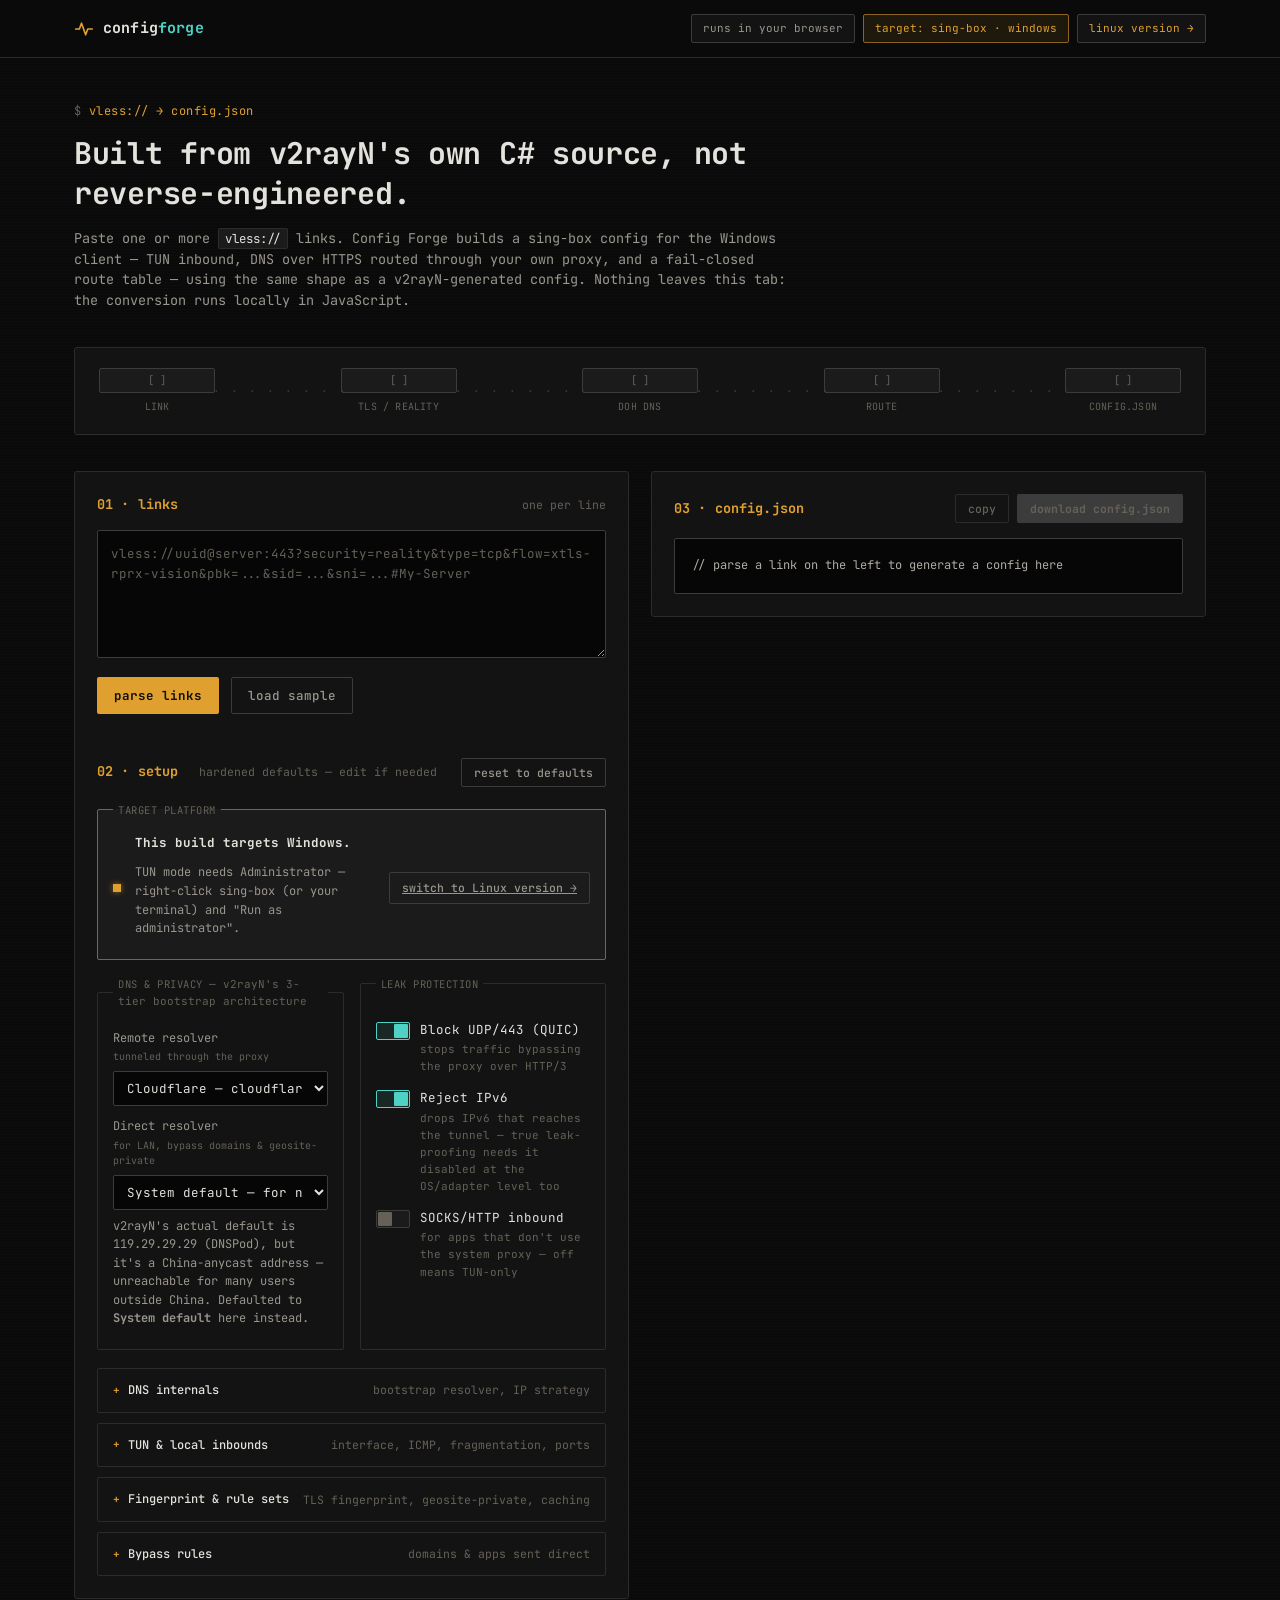
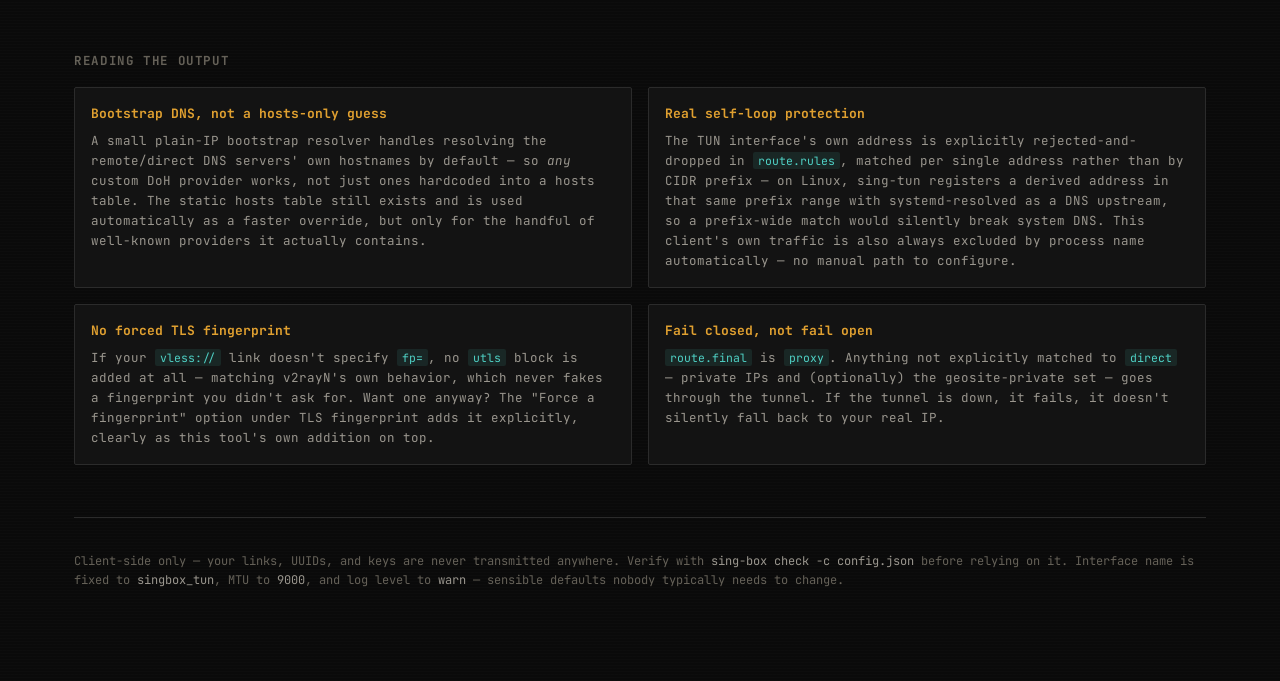
<file: index.html>
<!DOCTYPE html>
<html lang="en">
<head>
<meta charset="UTF-8">
<meta name="viewport" content="width=device-width, initial-scale=1.0">
<title>vless → sing-box · config forge (windows)</title>
<meta name="description" content="Convert vless:// links into sing-box client configs for Windows, generated with the same DNS/routing architecture as v2rayN's actual source code. Runs entirely in your browser — nothing is uploaded.">
<link rel="icon" href="data:image/svg+xml,<svg xmlns=%22http://www.w3.org/2000/svg%22 viewBox=%220 0 24 24%22><rect width=%2224%22 height=%2224%22 rx=%222%22 fill=%22%230a0a0a%22/><path d=%22M4 12h4l2-6 4 12 2-6h4%22 stroke=%22%23e0a030%22 stroke-width=%222%22 fill=%22none%22 stroke-linecap=%22round%22 stroke-linejoin=%22round%22/></svg>">
<link rel="preconnect" href="https://fonts.googleapis.com">
<link rel="preconnect" href="https://fonts.gstatic.com" crossorigin>
<link href="https://fonts.googleapis.com/css2?family=JetBrains+Mono:wght@400;500;600;700;800&display=swap" rel="stylesheet">
<link rel="stylesheet" href="style.css">
</head>
<body>

<header class="top">
  <div class="top-inner">
    <div class="brand">
      <span class="brand-mark" aria-hidden="true">
        <svg viewBox="0 0 24 24" width="20" height="20"><path d="M2 12h4.5l2.5-7 5 14 2.5-7H22" fill="none" stroke="currentColor" stroke-width="2" stroke-linecap="round" stroke-linejoin="round"/></svg>
      </span>
      <span class="brand-text">config<span class="brand-accent">forge</span></span>
    </div>
    <div class="top-meta">
      <span class="pill">runs in your browser</span>
      <span class="pill pill-target" id="platformPill">target: sing-box · windows</span>
      <a href="linux.html" class="pill pill-link">linux version →</a>
    </div>
  </div>
</header>

<main class="shell">

  <section class="intro">
    <p class="eyebrow">vless:// → config.json</p>
    <h1>Built from v2rayN's own C# source, not reverse-engineered.</h1>
    <p class="lede" id="ledeText">Paste one or more <code>vless://</code> links. This tool's DNS and routing generation is ported directly from v2rayN's actual <code>SingboxDnsService.cs</code> / <code>SingboxRoutingService.cs</code> source (bootstrap DNS resolver, TUN self-loop protection, automatic self-process exclusion, ICMP routing policy) rather than reverse-engineered from example exports. Nothing leaves this tab: the conversion runs locally in JavaScript.</p>
  </section>

  <!-- SIGNAL PATH — signature element -->
  <section class="signal-path" id="signalPath" aria-label="Connection path status">
    <div class="path-track">
      <div class="path-node" data-node="link" data-state="idle">
        <span class="node-box"></span>
        <span class="node-label">link</span>
      </div>
      <div class="path-wire" data-wire="1"><span class="wire-pulse"></span></div>
      <div class="path-node" data-node="tls" data-state="idle">
        <span class="node-box"></span>
        <span class="node-label">tls / reality</span>
      </div>
      <div class="path-wire" data-wire="2"><span class="wire-pulse"></span></div>
      <div class="path-node" data-node="dns" data-state="idle">
        <span class="node-box"></span>
        <span class="node-label">doh dns</span>
      </div>
      <div class="path-wire" data-wire="3"><span class="wire-pulse"></span></div>
      <div class="path-node" data-node="route" data-state="idle">
        <span class="node-box"></span>
        <span class="node-label">route</span>
      </div>
      <div class="path-wire" data-wire="4"><span class="wire-pulse"></span></div>
      <div class="path-node" data-node="out" data-state="idle">
        <span class="node-box"></span>
        <span class="node-label">config.json</span>
      </div>
    </div>
  </section>

  <div class="workspace">

    <!-- LEFT: INPUT + OPTIONS -->
    <section class="panel input-panel">

      <div class="panel-head">
        <h2>01 · links</h2>
        <span class="panel-sub">one per line</span>
      </div>

      <textarea id="vlessInput" class="link-input" rows="5" spellcheck="false"
        placeholder="vless://uuid@server:443?security=reality&type=tcp&flow=xtls-rprx-vision&pbk=...&sid=...&sni=...#My-Server"></textarea>

      <div class="input-row">
        <button id="parseBtn" class="btn btn-primary">parse links</button>
        <button id="sampleBtn" class="btn btn-ghost">load sample</button>
        <span id="parseStatus" class="parse-status"></span>
      </div>

      <div id="linkResults" class="link-results" aria-live="polite"></div>

      <div class="panel-head panel-head-spaced">
        <h2>02 · setup</h2>
        <div class="panel-head-actions">
          <span class="panel-sub">hardened defaults — edit if needed</span>
          <span id="settingsStatus" class="parse-status"></span>
          <button id="resetOptionsBtn" class="btn btn-ghost btn-sm" type="button">reset to defaults</button>
        </div>
      </div>

      <div class="options-grid">

        <fieldset class="opt-group opt-group-wide platform-banner">
          <legend>Target platform</legend>
          <div class="platform-badge">
            <span class="platform-badge-dot"></span>
            <div class="platform-badge-text">
              <strong>This build targets Windows.</strong>
              <span class="field-label field-label-hint" id="platformHint">TUN mode needs Administrator — right-click sing-box (or your terminal) and "Run as administrator".</span>
            </div>
            <a href="linux.html" class="btn btn-ghost btn-sm">switch to Linux version →</a>
          </div>
          <select id="optPlatform" hidden><option value="windows" selected>Windows</option></select>
        </fieldset>

        <fieldset class="opt-group">
          <legend>DNS &amp; privacy <span class="legend-note">— v2rayN's 3-tier bootstrap architecture</span></legend>

          <label class="field">
            <span class="field-label">Remote resolver <small>tunneled through the proxy</small></span>
            <select id="optRemoteDns">
              <option value="https://cloudflare-dns.com/dns-query" selected>Cloudflare — cloudflare-dns.com</option>
              <option value="https://dns.google/dns-query">Google — dns.google</option>
              <option value="https://dns.cloudflare.com/dns-query">Cloudflare (alt) — dns.cloudflare.com</option>
              <option value="1.1.1.1">1.1.1.1 (plain, not DoH)</option>
              <option value="custom">Custom address…</option>
            </select>
          </label>
          <input type="text" id="optRemoteDnsCustom" class="field-sub" placeholder="https://doh.example.com/dns-query" hidden>

          <label class="field">
            <span class="field-label">Direct resolver <small>for LAN, bypass domains &amp; geosite-private</small></span>
            <select id="optDirectDns">
              <option value="119.29.29.29">119.29.29.29 — DNSPod (v2rayN default)</option>
              <option value="223.5.5.5">223.5.5.5 — AliDNS</option>
              <option value="https://doh.pub/dns-query">doh.pub (v2rayN default DoH option)</option>
              <option value="system" selected>System default — for networks where DNSPod is unreachable</option>
              <option value="custom">Custom address…</option>
            </select>
          </label>
          <input type="text" id="optDirectDnsCustom" class="field-sub" placeholder="1.1.1.1 or https://doh.example.com/dns-query" hidden>
          <span class="field-label field-label-hint">
            v2rayN's actual default is 119.29.29.29 (DNSPod), but it's a China-anycast address — unreachable for
            many users outside China. Defaulted to <strong>System default</strong> here instead.
          </span>
        </fieldset>

        <fieldset class="opt-group">
          <legend>Leak protection</legend>

          <label class="toggle">
            <input type="checkbox" id="optBlockQuic" checked>
            <span class="toggle-track"><span class="toggle-thumb"></span></span>
            <span class="toggle-text">Block UDP/443 (QUIC)<small>stops traffic bypassing the proxy over HTTP/3</small></span>
          </label>

          <label class="toggle">
            <input type="checkbox" id="optBlockIpv6" checked>
            <span class="toggle-track"><span class="toggle-thumb"></span></span>
            <span class="toggle-text">Reject IPv6<small>drops IPv6 that reaches the tunnel — true leak-proofing needs it disabled at the OS/adapter level too</small></span>
          </label>

          <label class="toggle">
            <input type="checkbox" id="optSocksEnable">
            <span class="toggle-track"><span class="toggle-thumb"></span></span>
            <span class="toggle-text">SOCKS/HTTP inbound<small>for apps that don't use the system proxy — off means TUN-only</small></span>
          </label>
        </fieldset>

      </div>

      <details class="advanced">
        <summary>
          <span class="adv-title"><span class="adv-chevron"></span> DNS internals</span>
          <span class="panel-sub">bootstrap resolver, IP strategy</span>
        </summary>
        <div class="advanced-body">
          <div class="options-grid">
            <fieldset class="opt-group opt-group-wide" style="border:none; padding:0;">
              <label class="field">
                <span class="field-label">Bootstrap resolver <small>resolves the remote/direct servers' own hostnames — plain IP, no chicken-and-egg problem</small></span>
                <select id="optBootstrapDns">
                  <option value="119.29.29.29">119.29.29.29 — DNSPod (v2rayN default)</option>
                  <option value="223.5.5.5">223.5.5.5 — AliDNS</option>
                  <option value="system" selected>System default</option>
                  <option value="custom">Custom IP…</option>
                </select>
              </label>
              <input type="text" id="optBootstrapDnsCustom" class="field-sub" placeholder="1.1.1.1" hidden>

              <label class="field">
                <span class="field-label">IP strategy <small>sing-box <code>domain_resolver.strategy</code> — applied wherever remote/direct DNS resolution happens</small></span>
                <select id="optDnsStrategy">
                  <option value="" selected>Default (no preference)</option>
                  <option value="prefer_ipv4">Prefer IPv4</option>
                  <option value="prefer_ipv6">Prefer IPv6</option>
                  <option value="ipv4_only">IPv4 only</option>
                  <option value="ipv6_only">IPv6 only</option>
                </select>
              </label>
            </fieldset>
          </div>
        </div>
      </details>

      <details class="advanced">
        <summary>
          <span class="adv-title"><span class="adv-chevron"></span> TUN &amp; local inbounds</span>
          <span class="panel-sub">interface, ICMP, fragmentation, ports</span>
        </summary>
        <div class="advanced-body">
          <div class="options-grid">
            <fieldset class="opt-group">
              <legend>TUN interface</legend>
              <label class="field">
                <span class="field-label">Address (CIDR)</span>
                <input type="text" id="optTunAddr" value="172.18.0.1/30">
              </label>
              <label class="field">
                <span class="field-label">Stack</span>
                <select id="optTunStack">
                  <option value="gvisor" selected>gvisor — safest, most compatible</option>
                  <option value="mixed">mixed</option>
                  <option value="system">system — fastest, needs native TUN driver support</option>
                </select>
              </label>
              <label class="toggle">
                <input type="checkbox" id="optStrictRoute" checked>
                <span class="toggle-track"><span class="toggle-thumb"></span></span>
                <span class="toggle-text">Strict route<small>forces all system traffic into the TUN, even off-subnet</small></span>
              </label>
              <label class="field">
                <span class="field-label">ICMP routing <small>ping/traceroute policy — matches v2rayN's own TUN ICMP options</small></span>
                <select id="optIcmpRouting">
                  <option value="rule" selected>Follow ordinary routing rules</option>
                  <option value="direct">Always direct</option>
                  <option value="unreachable">Reject — unreachable reply</option>
                  <option value="drop">Reject — silent drop</option>
                  <option value="reply">Reject — fake reply</option>
                </select>
              </label>
              <label class="toggle">
                <input type="checkbox" id="optTlsFragment">
                <span class="toggle-track"><span class="toggle-thumb"></span></span>
                <span class="toggle-text">TLS record fragmentation<small>splits sniffed TLS ClientHellos to evade SNI-based blocking — from v2rayN's <code>EnableFragment</code> option</small></span>
              </label>
              <span class="field-label field-label-hint">
                This client's own traffic is always excluded from the tunnel automatically, by process name —
                matching v2rayN's own behavior. No manual path needed.
              </span>
            </fieldset>

            <fieldset class="opt-group">
              <legend>Local inbounds</legend>
              <label class="field field-inline" id="socksPortRow">
                <span class="field-label">SOCKS port</span>
                <input type="number" id="optSocksPort" value="10808">
              </label>
              <label class="toggle">
                <input type="checkbox" id="optClashApi">
                <span class="toggle-track"><span class="toggle-thumb"></span></span>
                <span class="toggle-text">Clash API<small>for GUI clients (v2rayN tray, yacd, etc.) — bound to localhost</small></span>
              </label>
              <label class="field field-inline" id="clashPortRow">
                <span class="field-label">Port</span>
                <input type="number" id="optClashPort" value="10814">
              </label>
              <label class="field" id="clashSecretRow">
                <span class="field-label">API secret <small>recommended if exposing beyond localhost</small></span>
                <input type="text" id="optClashSecret" placeholder="leave blank for none">
              </label>
            </fieldset>
          </div>
        </div>
      </details>

      <details class="advanced">
        <summary>
          <span class="adv-title"><span class="adv-chevron"></span> Fingerprint &amp; rule sets</span>
          <span class="panel-sub">TLS fingerprint, geosite-private, caching</span>
        </summary>
        <div class="advanced-body">
          <div class="options-grid">
            <fieldset class="opt-group">
              <legend>TLS fingerprint</legend>
              <label class="field">
                <span class="field-label">Force a fingerprint even if the link doesn't specify one <small>off by default — v2rayN itself never forces one; this is this tool's own addition</small></span>
                <select id="optForceFingerprint">
                  <option value="" selected>Off — use exactly what the link specifies</option>
                  <option value="chrome">Force Chrome</option>
                  <option value="firefox">Force Firefox</option>
                  <option value="safari">Force Safari</option>
                  <option value="ios">Force iOS</option>
                  <option value="randomized">Force randomized</option>
                </select>
              </label>
            </fieldset>

            <fieldset class="opt-group">
              <legend>Rule sets &amp; caching</legend>
              <label class="toggle">
                <input type="checkbox" id="optUseGeositePrivate">
                <span class="toggle-track"><span class="toggle-thumb"></span></span>
                <span class="toggle-text">geosite-private rule-set<small>matches local-network hostnames direct — not required: <code>ip_is_private</code> already covers private IPs on its own</small></span>
              </label>
              <label class="field" id="ruleSetModeRow">
                <span class="field-label">geosite-private rule-set source</span>
                <select id="optRuleSetMode">
                  <option value="remote">Auto-download (SagerNet, recommended)</option>
                  <option value="local" selected>Local file on disk</option>
                </select>
              </label>
              <input type="text" id="optRuleSetPath" class="field-sub"
                     value="C:\\sing-box\\geosite-private.srs">
              <label class="toggle">
                <input type="checkbox" id="optCacheFile">
                <span class="toggle-track"><span class="toggle-thumb"></span></span>
                <span class="toggle-text">DNS cache file<small>persists fakeip/cache across restarts, kept next to config.json</small></span>
              </label>
            </fieldset>
          </div>
        </div>
      </details>

      <details class="advanced">
        <summary>
          <span class="adv-title"><span class="adv-chevron"></span> Bypass rules</span>
          <span class="panel-sub">domains &amp; apps sent direct</span>
        </summary>
        <div class="advanced-body">
          <fieldset class="opt-group opt-group-wide" style="border:none; padding:0;">
            <span class="field-label">Bypass domains <span class="legend-note">— one per line, matches the domain and its subdomains by default</span></span>
            <textarea id="optBypassDomains" class="bypass-input" rows="4" spellcheck="false"
              placeholder="example.com&#10;.internal.corp.example&#10;keyword:analytics&#10;regex:^ads\."></textarea>
            <span class="field-label field-label-hint">
              Prefix a line with <code>.</code> or <code>*.</code> to match subdomains only ·
              <code>keyword:</code> for a substring match · <code>regex:</code> for a regular expression
            </span>
          </fieldset>

          <fieldset class="opt-group opt-group-wide" style="border:none; padding:0; margin-top:16px;">
            <span class="field-label" id="bypassAppsLabel">Bypass applications — one Windows executable per line</span>
            <textarea id="optBypassApps" class="bypass-input" rows="3" spellcheck="false"
              placeholder="steam.exe&#10;EpicGamesLauncher.exe&#10;C:\Program Files\App\app.exe"></textarea>
            <span class="field-label field-label-hint" id="bypassAppsHint">
              Matches by process name — a full path is fine too, only the filename is used. Useful for
              apps that break under a VPN/TUN, like games with anti-cheat or LAN-discovery tools.
            </span>
          </fieldset>
        </div>
      </details>

    </section>

    <!-- RIGHT: OUTPUT -->
    <section class="panel output-panel">
      <div class="panel-head">
        <h2>03 · config.json</h2>
        <div class="output-actions">
          <button id="copyBtn" class="btn btn-ghost btn-sm" disabled>copy</button>
          <button id="downloadBtn" class="btn btn-primary btn-sm" disabled>download config.json</button>
        </div>
      </div>

      <div id="warnings" class="warnings" hidden></div>

      <pre id="output" class="output-code"><code id="outputCode">// parse a link on the left to generate a config here</code></pre>
    </section>

  </div>

  <section class="notes">
    <h2>reading the output</h2>
    <div class="notes-grid">
      <div class="note">
        <h3>Bootstrap DNS, not a hosts-only guess</h3>
        <p>A small plain-IP bootstrap resolver handles resolving the remote/direct DNS servers' own hostnames by default — so <em>any</em> custom DoH provider works, not just ones hardcoded into a hosts table. The static hosts table still exists and is used automatically as a faster override, but only for the handful of well-known providers it actually contains.</p>
      </div>
      <div class="note">
        <h3>Real self-loop protection</h3>
        <p>The TUN interface's own address is explicitly rejected-and-dropped in <code>route.rules</code>, matched per single address rather than by CIDR prefix — on Linux, sing-tun registers a derived address in that same prefix range with systemd-resolved as a DNS upstream, so a prefix-wide match would silently break system DNS. This client's own traffic is also always excluded by process name automatically — no manual path to configure.</p>
      </div>
      <div class="note">
        <h3>No forced TLS fingerprint</h3>
        <p>If your <code>vless://</code> link doesn't specify <code>fp=</code>, no <code>utls</code> block is added at all — matching v2rayN's own behavior, which never fakes a fingerprint you didn't ask for. Want one anyway? The "Force a fingerprint" option under TLS fingerprint adds it explicitly, clearly as this tool's own addition on top.</p>
      </div>
      <div class="note">
        <h3>Fail closed, not fail open</h3>
        <p><code>route.final</code> is <code>proxy</code>. Anything not explicitly matched to <code>direct</code> — private IPs and (optionally) the geosite-private set — goes through the tunnel. If the tunnel is down, it fails, it doesn't silently fall back to your real IP.</p>
      </div>
    </div>
  </section>

  <footer class="site-footer">
    <p>Client-side only — your links, UUIDs, and keys are never transmitted anywhere. Verify with <code>sing-box check -c config.json</code> before relying on it. Interface name is fixed to <code>singbox_tun</code>, MTU to <code>9000</code>, and log level to <code>warn</code> — sensible defaults nobody typically needs to change.</p>
  </footer>

</main>

<script src="app.js"></script>
</body>
</html>
</file>
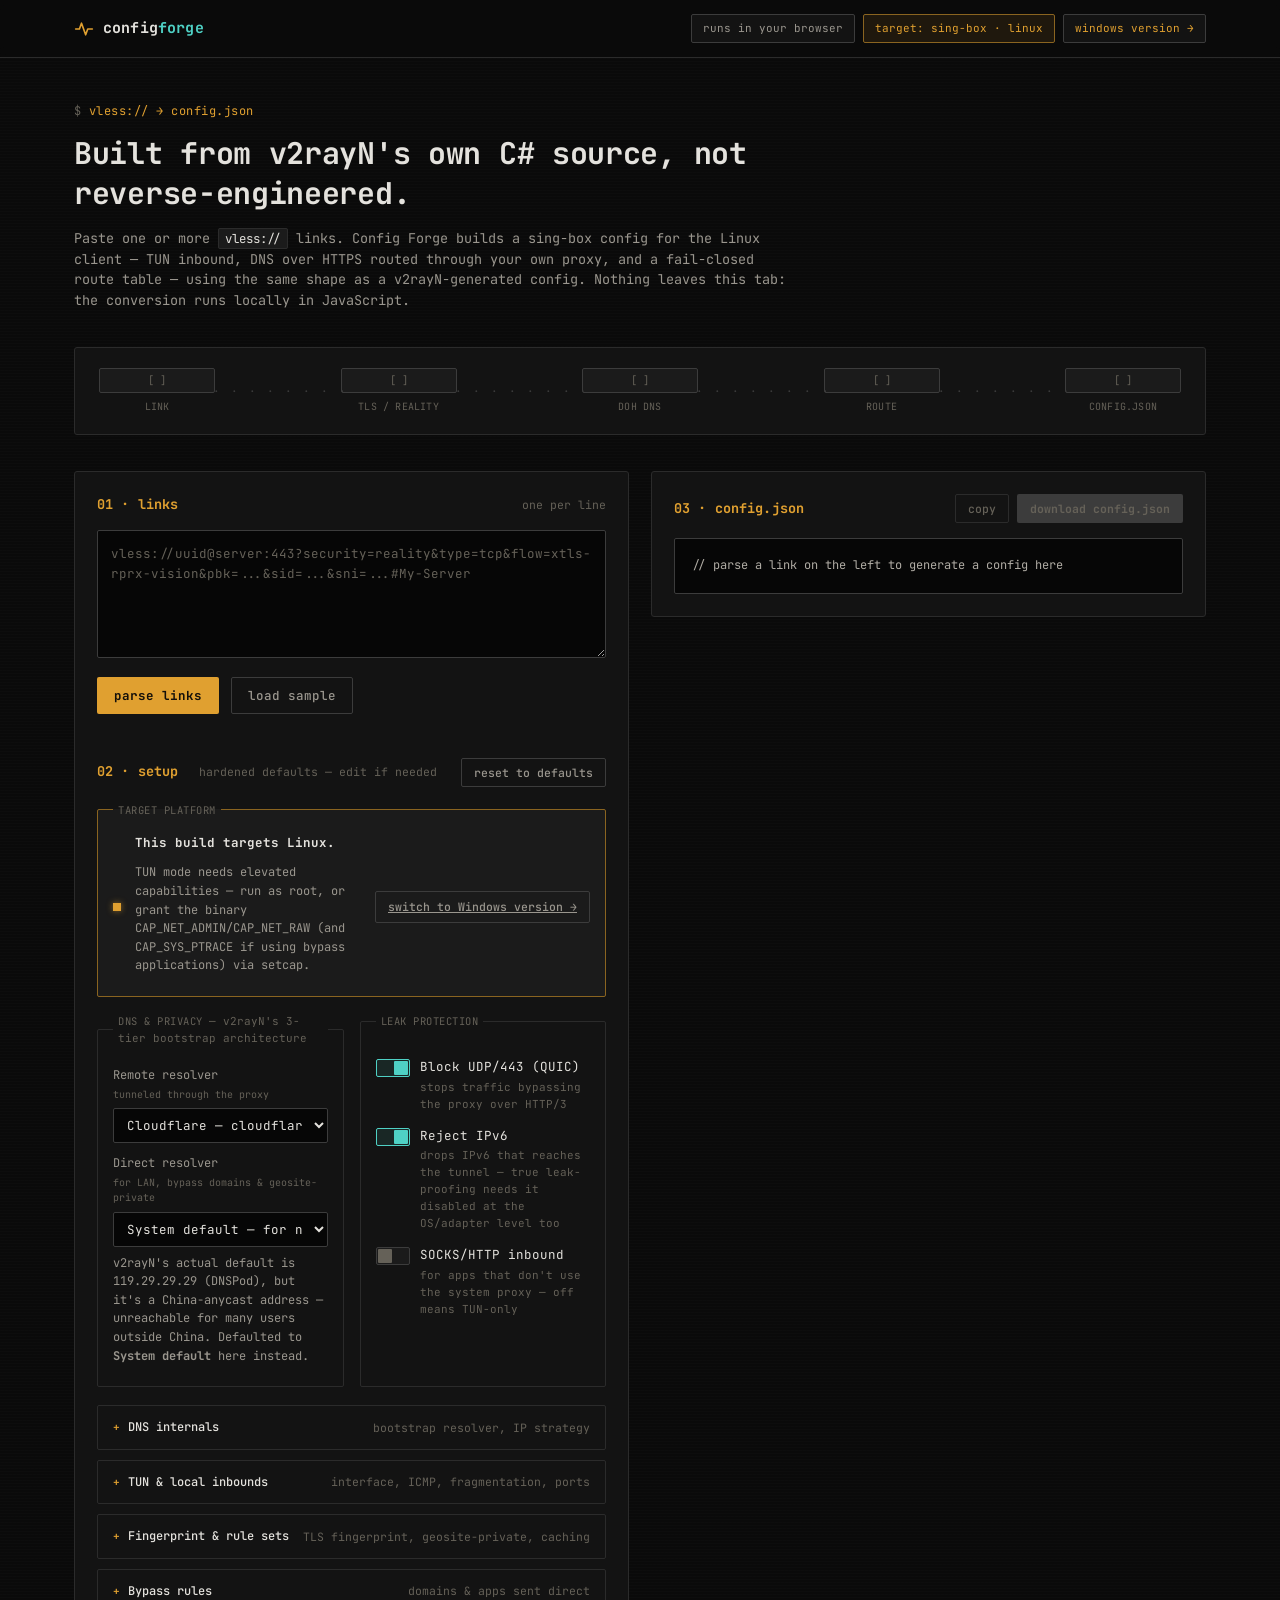
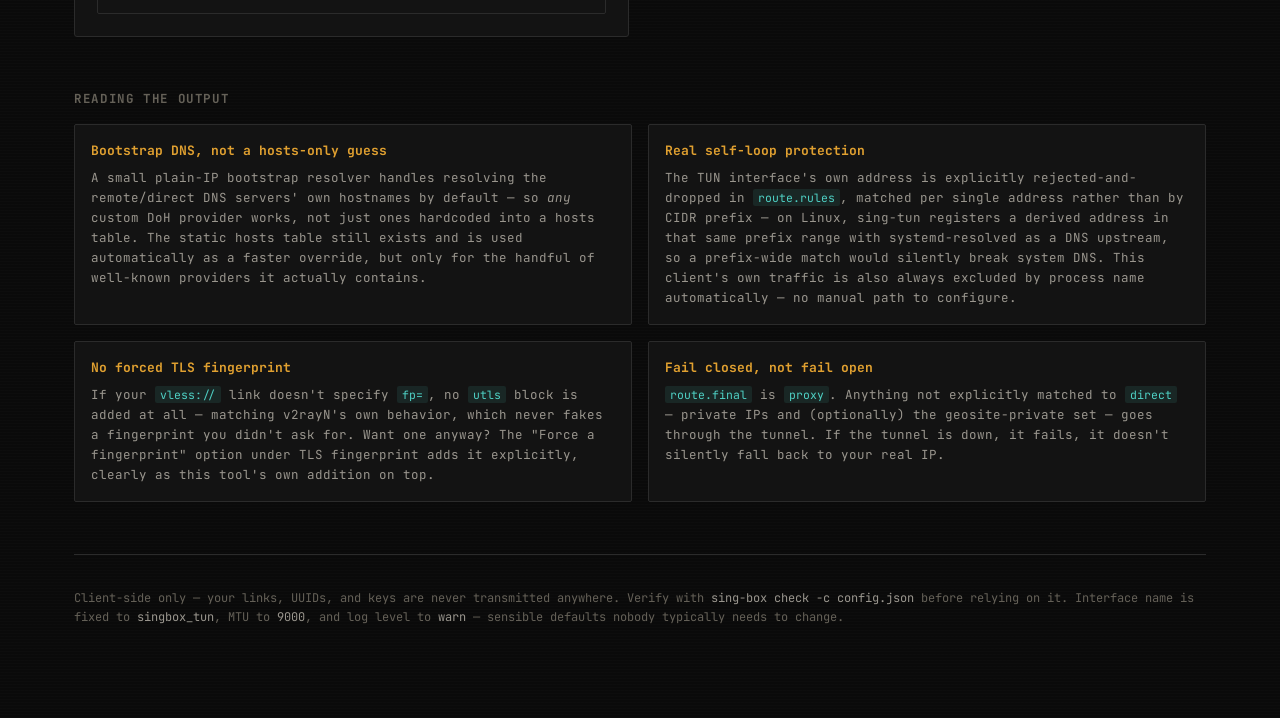
<file: linux.html>
<!DOCTYPE html>
<html lang="en">
<head>
<meta charset="UTF-8">
<meta name="viewport" content="width=device-width, initial-scale=1.0">
<title>vless → sing-box · config forge (linux)</title>
<meta name="description" content="Convert vless:// links into sing-box client configs for Linux, generated with the same DNS/routing architecture as v2rayN's actual source code. Runs entirely in your browser — nothing is uploaded.">
<link rel="icon" href="data:image/svg+xml,<svg xmlns=%22http://www.w3.org/2000/svg%22 viewBox=%220 0 24 24%22><rect width=%2224%22 height=%2224%22 rx=%222%22 fill=%22%230a0a0a%22/><path d=%22M4 12h4l2-6 4 12 2-6h4%22 stroke=%22%23e0a030%22 stroke-width=%222%22 fill=%22none%22 stroke-linecap=%22round%22 stroke-linejoin=%22round%22/></svg>">
<link rel="preconnect" href="https://fonts.googleapis.com">
<link rel="preconnect" href="https://fonts.gstatic.com" crossorigin>
<link href="https://fonts.googleapis.com/css2?family=JetBrains+Mono:wght@400;500;600;700;800&display=swap" rel="stylesheet">
<link rel="stylesheet" href="style.css">
</head>
<body>

<header class="top">
  <div class="top-inner">
    <div class="brand">
      <span class="brand-mark" aria-hidden="true">
        <svg viewBox="0 0 24 24" width="20" height="20"><path d="M2 12h4.5l2.5-7 5 14 2.5-7H22" fill="none" stroke="currentColor" stroke-width="2" stroke-linecap="round" stroke-linejoin="round"/></svg>
      </span>
      <span class="brand-text">config<span class="brand-accent">forge</span></span>
    </div>
    <div class="top-meta">
      <span class="pill">runs in your browser</span>
      <span class="pill pill-target" id="platformPill">target: sing-box · linux</span>
      <a href="index.html" class="pill pill-link">windows version →</a>
    </div>
  </div>
</header>

<main class="shell">

  <section class="intro">
    <p class="eyebrow">vless:// → config.json</p>
    <h1>Built from v2rayN's own C# source, not reverse-engineered.</h1>
    <p class="lede" id="ledeText">Paste one or more <code>vless://</code> links. This tool's DNS and routing generation is ported directly from v2rayN's actual <code>SingboxDnsService.cs</code> / <code>SingboxRoutingService.cs</code> source (bootstrap DNS resolver, TUN self-loop protection, automatic self-process exclusion, ICMP routing policy) rather than reverse-engineered from example exports. Nothing leaves this tab: the conversion runs locally in JavaScript.</p>
  </section>

  <!-- SIGNAL PATH — signature element -->
  <section class="signal-path" id="signalPath" aria-label="Connection path status">
    <div class="path-track">
      <div class="path-node" data-node="link" data-state="idle">
        <span class="node-box"></span>
        <span class="node-label">link</span>
      </div>
      <div class="path-wire" data-wire="1"><span class="wire-pulse"></span></div>
      <div class="path-node" data-node="tls" data-state="idle">
        <span class="node-box"></span>
        <span class="node-label">tls / reality</span>
      </div>
      <div class="path-wire" data-wire="2"><span class="wire-pulse"></span></div>
      <div class="path-node" data-node="dns" data-state="idle">
        <span class="node-box"></span>
        <span class="node-label">doh dns</span>
      </div>
      <div class="path-wire" data-wire="3"><span class="wire-pulse"></span></div>
      <div class="path-node" data-node="route" data-state="idle">
        <span class="node-box"></span>
        <span class="node-label">route</span>
      </div>
      <div class="path-wire" data-wire="4"><span class="wire-pulse"></span></div>
      <div class="path-node" data-node="out" data-state="idle">
        <span class="node-box"></span>
        <span class="node-label">config.json</span>
      </div>
    </div>
  </section>

  <div class="workspace">

    <!-- LEFT: INPUT + OPTIONS -->
    <section class="panel input-panel">

      <div class="panel-head">
        <h2>01 · links</h2>
        <span class="panel-sub">one per line</span>
      </div>

      <textarea id="vlessInput" class="link-input" rows="5" spellcheck="false"
        placeholder="vless://uuid@server:443?security=reality&type=tcp&flow=xtls-rprx-vision&pbk=...&sid=...&sni=...#My-Server"></textarea>

      <div class="input-row">
        <button id="parseBtn" class="btn btn-primary">parse links</button>
        <button id="sampleBtn" class="btn btn-ghost">load sample</button>
        <span id="parseStatus" class="parse-status"></span>
      </div>

      <div id="linkResults" class="link-results" aria-live="polite"></div>

      <div class="panel-head panel-head-spaced">
        <h2>02 · setup</h2>
        <div class="panel-head-actions">
          <span class="panel-sub">hardened defaults — edit if needed</span>
          <span id="settingsStatus" class="parse-status"></span>
          <button id="resetOptionsBtn" class="btn btn-ghost btn-sm" type="button">reset to defaults</button>
        </div>
      </div>

      <div class="options-grid">

        <fieldset class="opt-group opt-group-wide platform-banner">
          <legend>Target platform</legend>
          <div class="platform-badge">
            <span class="platform-badge-dot"></span>
            <div class="platform-badge-text">
              <strong>This build targets Linux.</strong>
              <span class="field-label field-label-hint" id="platformHint">TUN mode needs elevated capabilities — run as root, or grant the binary CAP_NET_ADMIN/CAP_NET_RAW (and CAP_SYS_PTRACE if using bypass applications) via setcap.</span>
            </div>
            <a href="index.html" class="btn btn-ghost btn-sm">switch to Windows version →</a>
          </div>
          <select id="optPlatform" hidden><option value="linux" selected>Linux</option></select>
        </fieldset>

        <fieldset class="opt-group">
          <legend>DNS &amp; privacy <span class="legend-note">— v2rayN's 3-tier bootstrap architecture</span></legend>

          <label class="field">
            <span class="field-label">Remote resolver <small>tunneled through the proxy</small></span>
            <select id="optRemoteDns">
              <option value="https://cloudflare-dns.com/dns-query" selected>Cloudflare — cloudflare-dns.com</option>
              <option value="https://dns.google/dns-query">Google — dns.google</option>
              <option value="https://dns.cloudflare.com/dns-query">Cloudflare (alt) — dns.cloudflare.com</option>
              <option value="1.1.1.1">1.1.1.1 (plain, not DoH)</option>
              <option value="custom">Custom address…</option>
            </select>
          </label>
          <input type="text" id="optRemoteDnsCustom" class="field-sub" placeholder="https://doh.example.com/dns-query" hidden>

          <label class="field">
            <span class="field-label">Direct resolver <small>for LAN, bypass domains &amp; geosite-private</small></span>
            <select id="optDirectDns">
              <option value="119.29.29.29">119.29.29.29 — DNSPod (v2rayN default)</option>
              <option value="223.5.5.5">223.5.5.5 — AliDNS</option>
              <option value="https://doh.pub/dns-query">doh.pub (v2rayN default DoH option)</option>
              <option value="system" selected>System default — for networks where DNSPod is unreachable</option>
              <option value="custom">Custom address…</option>
            </select>
          </label>
          <input type="text" id="optDirectDnsCustom" class="field-sub" placeholder="1.1.1.1 or https://doh.example.com/dns-query" hidden>
          <span class="field-label field-label-hint">
            v2rayN's actual default is 119.29.29.29 (DNSPod), but it's a China-anycast address — unreachable for
            many users outside China. Defaulted to <strong>System default</strong> here instead.
          </span>
        </fieldset>

        <fieldset class="opt-group">
          <legend>Leak protection</legend>

          <label class="toggle">
            <input type="checkbox" id="optBlockQuic" checked>
            <span class="toggle-track"><span class="toggle-thumb"></span></span>
            <span class="toggle-text">Block UDP/443 (QUIC)<small>stops traffic bypassing the proxy over HTTP/3</small></span>
          </label>

          <label class="toggle">
            <input type="checkbox" id="optBlockIpv6" checked>
            <span class="toggle-track"><span class="toggle-thumb"></span></span>
            <span class="toggle-text">Reject IPv6<small>drops IPv6 that reaches the tunnel — true leak-proofing needs it disabled at the OS/adapter level too</small></span>
          </label>

          <label class="toggle">
            <input type="checkbox" id="optSocksEnable">
            <span class="toggle-track"><span class="toggle-thumb"></span></span>
            <span class="toggle-text">SOCKS/HTTP inbound<small>for apps that don't use the system proxy — off means TUN-only</small></span>
          </label>
        </fieldset>

      </div>

      <details class="advanced">
        <summary>
          <span class="adv-title"><span class="adv-chevron"></span> DNS internals</span>
          <span class="panel-sub">bootstrap resolver, IP strategy</span>
        </summary>
        <div class="advanced-body">
          <div class="options-grid">
            <fieldset class="opt-group opt-group-wide" style="border:none; padding:0;">
              <label class="field">
                <span class="field-label">Bootstrap resolver <small>resolves the remote/direct servers' own hostnames — plain IP, no chicken-and-egg problem</small></span>
                <select id="optBootstrapDns">
                  <option value="119.29.29.29">119.29.29.29 — DNSPod (v2rayN default)</option>
                  <option value="223.5.5.5">223.5.5.5 — AliDNS</option>
                  <option value="system" selected>System default</option>
                  <option value="custom">Custom IP…</option>
                </select>
              </label>
              <input type="text" id="optBootstrapDnsCustom" class="field-sub" placeholder="1.1.1.1" hidden>

              <label class="field">
                <span class="field-label">IP strategy <small>sing-box <code>domain_resolver.strategy</code> — applied wherever remote/direct DNS resolution happens</small></span>
                <select id="optDnsStrategy">
                  <option value="" selected>Default (no preference)</option>
                  <option value="prefer_ipv4">Prefer IPv4</option>
                  <option value="prefer_ipv6">Prefer IPv6</option>
                  <option value="ipv4_only">IPv4 only</option>
                  <option value="ipv6_only">IPv6 only</option>
                </select>
              </label>
            </fieldset>
          </div>
        </div>
      </details>

      <details class="advanced">
        <summary>
          <span class="adv-title"><span class="adv-chevron"></span> TUN &amp; local inbounds</span>
          <span class="panel-sub">interface, ICMP, fragmentation, ports</span>
        </summary>
        <div class="advanced-body">
          <div class="options-grid">
            <fieldset class="opt-group">
              <legend>TUN interface</legend>
              <label class="field">
                <span class="field-label">Address (CIDR)</span>
                <input type="text" id="optTunAddr" value="172.18.0.1/30">
              </label>
              <label class="field">
                <span class="field-label">Stack</span>
                <select id="optTunStack">
                  <option value="gvisor" selected>gvisor — safest, most compatible</option>
                  <option value="mixed">mixed</option>
                  <option value="system">system — fastest, needs native TUN driver support</option>
                </select>
              </label>
              <label class="toggle">
                <input type="checkbox" id="optStrictRoute" checked>
                <span class="toggle-track"><span class="toggle-thumb"></span></span>
                <span class="toggle-text">Strict route<small>forces all system traffic into the TUN, even off-subnet</small></span>
              </label>
              <label class="field">
                <span class="field-label">ICMP routing <small>ping/traceroute policy — matches v2rayN's own TUN ICMP options</small></span>
                <select id="optIcmpRouting">
                  <option value="rule" selected>Follow ordinary routing rules</option>
                  <option value="direct">Always direct</option>
                  <option value="unreachable">Reject — unreachable reply</option>
                  <option value="drop">Reject — silent drop</option>
                  <option value="reply">Reject — fake reply</option>
                </select>
              </label>
              <label class="toggle">
                <input type="checkbox" id="optTlsFragment">
                <span class="toggle-track"><span class="toggle-thumb"></span></span>
                <span class="toggle-text">TLS record fragmentation<small>splits sniffed TLS ClientHellos to evade SNI-based blocking — from v2rayN's <code>EnableFragment</code> option</small></span>
              </label>
              <span class="field-label field-label-hint">
                This client's own traffic is always excluded from the tunnel automatically, by process name —
                matching v2rayN's own behavior. No manual path needed.
              </span>
            </fieldset>

            <fieldset class="opt-group">
              <legend>Local inbounds</legend>
              <label class="field field-inline" id="socksPortRow">
                <span class="field-label">SOCKS port</span>
                <input type="number" id="optSocksPort" value="10808">
              </label>
              <label class="toggle">
                <input type="checkbox" id="optClashApi">
                <span class="toggle-track"><span class="toggle-thumb"></span></span>
                <span class="toggle-text">Clash API<small>for GUI clients (v2rayN tray, yacd, etc.) — bound to localhost</small></span>
              </label>
              <label class="field field-inline" id="clashPortRow">
                <span class="field-label">Port</span>
                <input type="number" id="optClashPort" value="10814">
              </label>
              <label class="field" id="clashSecretRow">
                <span class="field-label">API secret <small>recommended if exposing beyond localhost</small></span>
                <input type="text" id="optClashSecret" placeholder="leave blank for none">
              </label>
            </fieldset>
          </div>
        </div>
      </details>

      <details class="advanced">
        <summary>
          <span class="adv-title"><span class="adv-chevron"></span> Fingerprint &amp; rule sets</span>
          <span class="panel-sub">TLS fingerprint, geosite-private, caching</span>
        </summary>
        <div class="advanced-body">
          <div class="options-grid">
            <fieldset class="opt-group">
              <legend>TLS fingerprint</legend>
              <label class="field">
                <span class="field-label">Force a fingerprint even if the link doesn't specify one <small>off by default — v2rayN itself never forces one; this is this tool's own addition</small></span>
                <select id="optForceFingerprint">
                  <option value="" selected>Off — use exactly what the link specifies</option>
                  <option value="chrome">Force Chrome</option>
                  <option value="firefox">Force Firefox</option>
                  <option value="safari">Force Safari</option>
                  <option value="ios">Force iOS</option>
                  <option value="randomized">Force randomized</option>
                </select>
              </label>
            </fieldset>

            <fieldset class="opt-group">
              <legend>Rule sets &amp; caching</legend>
              <label class="toggle">
                <input type="checkbox" id="optUseGeositePrivate">
                <span class="toggle-track"><span class="toggle-thumb"></span></span>
                <span class="toggle-text">geosite-private rule-set<small>matches local-network hostnames direct — not required: <code>ip_is_private</code> already covers private IPs on its own</small></span>
              </label>
              <label class="field" id="ruleSetModeRow">
                <span class="field-label">geosite-private rule-set source</span>
                <select id="optRuleSetMode">
                  <option value="remote">Auto-download (SagerNet, recommended)</option>
                  <option value="local" selected>Local file on disk</option>
                </select>
              </label>
              <input type="text" id="optRuleSetPath" class="field-sub"
                     value="/etc/sing-box/geosite-private.srs">
              <label class="toggle">
                <input type="checkbox" id="optCacheFile">
                <span class="toggle-track"><span class="toggle-thumb"></span></span>
                <span class="toggle-text">DNS cache file<small>persists fakeip/cache across restarts, kept next to config.json</small></span>
              </label>
            </fieldset>
          </div>
        </div>
      </details>

      <details class="advanced">
        <summary>
          <span class="adv-title"><span class="adv-chevron"></span> Bypass rules</span>
          <span class="panel-sub">domains &amp; apps sent direct</span>
        </summary>
        <div class="advanced-body">
          <fieldset class="opt-group opt-group-wide" style="border:none; padding:0;">
            <span class="field-label">Bypass domains <span class="legend-note">— one per line, matches the domain and its subdomains by default</span></span>
            <textarea id="optBypassDomains" class="bypass-input" rows="4" spellcheck="false"
              placeholder="example.com&#10;.internal.corp.example&#10;keyword:analytics&#10;regex:^ads\."></textarea>
            <span class="field-label field-label-hint">
              Prefix a line with <code>.</code> or <code>*.</code> to match subdomains only ·
              <code>keyword:</code> for a substring match · <code>regex:</code> for a regular expression
            </span>
          </fieldset>

          <fieldset class="opt-group opt-group-wide" style="border:none; padding:0; margin-top:16px;">
            <span class="field-label" id="bypassAppsLabel">Bypass applications — one Linux process name per line</span>
            <textarea id="optBypassApps" class="bypass-input" rows="3" spellcheck="false"
              placeholder="steam&#10;discord&#10;/usr/bin/some-launcher"></textarea>
            <span class="field-label field-label-hint" id="bypassAppsHint">
              Matches by process name — a full path is fine too, only the filename is used. Linux
              truncates process names to 15 characters internally. Useful for apps that break under a VPN/TUN.
            </span>
          </fieldset>
        </div>
      </details>

    </section>

    <!-- RIGHT: OUTPUT -->
    <section class="panel output-panel">
      <div class="panel-head">
        <h2>03 · config.json</h2>
        <div class="output-actions">
          <button id="copyBtn" class="btn btn-ghost btn-sm" disabled>copy</button>
          <button id="downloadBtn" class="btn btn-primary btn-sm" disabled>download config.json</button>
        </div>
      </div>

      <div id="warnings" class="warnings" hidden></div>

      <pre id="output" class="output-code"><code id="outputCode">// parse a link on the left to generate a config here</code></pre>
    </section>

  </div>

  <section class="notes">
    <h2>reading the output</h2>
    <div class="notes-grid">
      <div class="note">
        <h3>Bootstrap DNS, not a hosts-only guess</h3>
        <p>A small plain-IP bootstrap resolver handles resolving the remote/direct DNS servers' own hostnames by default — so <em>any</em> custom DoH provider works, not just ones hardcoded into a hosts table. The static hosts table still exists and is used automatically as a faster override, but only for the handful of well-known providers it actually contains.</p>
      </div>
      <div class="note">
        <h3>Real self-loop protection</h3>
        <p>The TUN interface's own address is explicitly rejected-and-dropped in <code>route.rules</code>, matched per single address rather than by CIDR prefix — on Linux, sing-tun registers a derived address in that same prefix range with systemd-resolved as a DNS upstream, so a prefix-wide match would silently break system DNS. This client's own traffic is also always excluded by process name automatically — no manual path to configure.</p>
      </div>
      <div class="note">
        <h3>No forced TLS fingerprint</h3>
        <p>If your <code>vless://</code> link doesn't specify <code>fp=</code>, no <code>utls</code> block is added at all — matching v2rayN's own behavior, which never fakes a fingerprint you didn't ask for. Want one anyway? The "Force a fingerprint" option under TLS fingerprint adds it explicitly, clearly as this tool's own addition on top.</p>
      </div>
      <div class="note">
        <h3>Fail closed, not fail open</h3>
        <p><code>route.final</code> is <code>proxy</code>. Anything not explicitly matched to <code>direct</code> — private IPs and (optionally) the geosite-private set — goes through the tunnel. If the tunnel is down, it fails, it doesn't silently fall back to your real IP.</p>
      </div>
    </div>
  </section>

  <footer class="site-footer">
    <p>Client-side only — your links, UUIDs, and keys are never transmitted anywhere. Verify with <code>sing-box check -c config.json</code> before relying on it. Interface name is fixed to <code>singbox_tun</code>, MTU to <code>9000</code>, and log level to <code>warn</code> — sensible defaults nobody typically needs to change.</p>
  </footer>

</main>

<script src="app.js"></script>
</body>
</html>
</file>
<file: style.css>
/* ============================================================
   Config Forge — design tokens (v3: terminal / phosphor)
   near-black neutral bg · warm amber accent · teal "secure" accent
   all-monospace: JetBrains Mono throughout
   ============================================================ */

:root{
  --bg:        #0a0a0a;
  --panel:     #131313;
  --panel-2:   #1b1b1b;
  --border:    #2b2b2b;
  --border-lt: #3c3c3c;

  --text:      #e4e2dd;
  --text-dim:  #9a968e;
  --text-mute: #656158;

  --accent:      #e0a030;
  --accent-dim:  #8a6420;
  --accent-soft: rgba(224,160,48,0.10);
  --secure:      #4fd1c5;
  --secure-dim:  #2a7a70;
  --secure-soft: rgba(79,209,197,0.10);
  --warn:        #e0824a;
  --warn-soft:   rgba(224,130,74,0.10);
  --danger:      #e0655c;
  --danger-soft: rgba(224,101,92,0.10);

  --font-display: 'JetBrains Mono', ui-monospace, monospace;
  --font-body: 'JetBrains Mono', ui-monospace, monospace;
  --font-code: 'JetBrains Mono', ui-monospace, monospace;

  --radius: 3px;
  --radius-sm: 2px;
}

*{ box-sizing: border-box; }
html{ scroll-behavior: smooth; }

body{
  margin:0;
  background: var(--bg);
  color: var(--text);
  font-family: var(--font-body);
  font-size: 14px;
  line-height: 1.55;
  -webkit-font-smoothing: antialiased;
  background-image:
    repeating-linear-gradient(0deg, rgba(255,255,255,0.012) 0px, rgba(255,255,255,0.012) 1px, transparent 1px, transparent 3px);
}

code, pre{ font-family: var(--font-code); }

/* ---------- top bar ---------- */
.top{
  position: sticky; top:0; z-index: 20;
  background: rgba(10,10,10,0.9);
  backdrop-filter: blur(6px);
  border-bottom: 1px solid var(--border);
}
.top-inner{
  max-width: 1180px; margin: 0 auto;
  padding: 14px 24px;
  display: flex; align-items: center; justify-content: space-between;
  gap: 16px; flex-wrap: wrap;
}
.brand{ display:flex; align-items:center; gap:9px; }
.brand-mark{ color: var(--accent); display:flex; }
.brand-text{
  font-family: var(--font-display); font-weight: 700; font-size: 15px;
  letter-spacing: 0.01em; color: var(--text);
}
.brand-accent{ color: var(--secure); }
.top-meta{ display:flex; gap:8px; flex-wrap: wrap; }
.pill{
  font-family: var(--font-code); font-size: 11px; color: var(--text-dim);
  border: 1px solid var(--border-lt); border-radius: var(--radius-sm);
  padding: 5px 11px; white-space: nowrap; background: var(--panel);
}
.pill-target{ color: var(--accent); border-color: var(--accent-dim); background: var(--accent-soft); }

/* ---------- shell / layout ---------- */
.shell{
  max-width: 1180px; margin: 0 auto; padding: 44px 24px 80px;
  position: relative; z-index: 1;
}

.intro{ max-width: 720px; margin-bottom: 36px; }
.eyebrow{
  font-family: var(--font-code); font-size: 12px; letter-spacing: 0.04em;
  color: var(--accent); margin: 0 0 12px;
}
.eyebrow::before{ content: "$ "; color: var(--text-mute); }
.intro h1{
  font-family: var(--font-display); font-size: clamp(22px, 3.2vw, 30px);
  line-height: 1.35; margin: 0 0 14px; font-weight: 700; letter-spacing: -0.01em;
  color: var(--text);
}
.lede{ color: var(--text-dim); font-size: 13.5px; margin: 0; }
.lede code{ color: var(--text); background: var(--panel-2); padding: 1px 6px; border-radius: var(--radius-sm); font-size: 0.92em; border: 1px solid var(--border); }

/* ---------- signal path (signature element) — terminal trace ---------- */
.signal-path{
  background: var(--panel);
  border: 1px solid var(--border);
  border-radius: var(--radius);
  padding: 20px 24px;
  margin-bottom: 36px;
  overflow-x: auto;
  font-family: var(--font-code);
}
.path-track{
  display: flex; align-items: center; gap: 0;
  min-width: 640px;
}
.path-node{
  display: flex; flex-direction: column; align-items: center; gap: 6px;
  flex-shrink: 0; width: 116px;
}
.node-box{
  font-size: 10.5px; color: var(--text-mute);
  border: 1px solid var(--border-lt); border-radius: var(--radius-sm);
  padding: 3px 0; width: 100%; text-align: center;
  transition: all 0.3s ease; background: var(--panel-2);
}
.node-box::before{ content: "[ ]"; }
.path-node[data-state="active"] .node-box{
  border-color: var(--accent); color: var(--accent); background: var(--accent-soft);
  text-shadow: 0 0 8px rgba(224,160,48,0.5);
}
.path-node[data-state="active"] .node-box::before{ content: "[×]"; }
.path-node[data-state="warn"] .node-box{
  border-color: var(--warn); color: var(--warn); background: var(--warn-soft);
}
.path-node[data-state="warn"] .node-box::before{ content: "[!]"; }
.node-label{
  font-family: var(--font-code); font-size: 10px; color: var(--text-mute);
  letter-spacing: 0.02em; text-align: center; transition: color 0.3s ease;
  text-transform: uppercase;
}
.path-node[data-state="active"] .node-label{ color: var(--text); }

.path-wire{
  flex: 1; height: 16px; position: relative; margin: 0 -2px;
  min-width: 32px; overflow: hidden;
  font-size: 11px; color: var(--border-lt); white-space: nowrap;
  display: flex; align-items: center;
}
.path-wire::before{
  content: "· · · · · · · · · · · · · · · · · · · · · · · ·";
  letter-spacing: 2px;
}
.path-wire[data-active="1"]::before{ color: var(--accent); }
.wire-pulse{
  position: absolute; top: 0; left: -6px; bottom: 0;
  width: 8px; display: flex; align-items: center; justify-content: center;
  color: var(--accent); opacity: 0; font-weight: 700;
}
.wire-pulse::before{ content: "▸"; }
.path-wire[data-active="1"] .wire-pulse{
  animation: pulse 2.2s linear infinite;
}
@keyframes pulse{
  0%{ left: -6px; opacity: 0; }
  10%{ opacity: 1; }
  90%{ opacity: 1; }
  100%{ left: 100%; opacity: 0; }
}
@media (prefers-reduced-motion: reduce){
  .wire-pulse{ animation: none !important; opacity: 0 !important; }
}

/* ---------- workspace ---------- */
.workspace{
  display: grid; grid-template-columns: 1fr 1fr; gap: 22px;
  align-items: start;
}
@media (max-width: 980px){
  .workspace{ grid-template-columns: 1fr; }
}

.panel{
  background: var(--panel);
  border: 1px solid var(--border);
  border-radius: var(--radius);
  padding: 22px;
}
.panel-head{
  display: flex; align-items: baseline; justify-content: space-between;
  gap: 12px; margin-bottom: 15px;
}
.panel-head-spaced{ margin-top: 30px; }
.panel-head h2{
  font-family: var(--font-display); font-size: 13.5px; margin: 0;
  color: var(--accent); font-weight: 700; letter-spacing: 0.01em;
}
.panel-sub{ font-size: 11.5px; color: var(--text-mute); font-family: var(--font-code); }
.panel-head-actions{ display: flex; align-items: center; gap: 12px; flex-wrap: wrap; }

/* ---------- input ---------- */
.link-input{
  width: 100%; resize: vertical;
  background: #060606; color: var(--text);
  border: 1px solid var(--border-lt); border-radius: var(--radius-sm);
  padding: 13px; font-family: var(--font-code); font-size: 12.5px;
  line-height: 1.6;
}
.link-input:focus{ outline: none; border-color: var(--accent); }
.link-input::placeholder{ color: var(--text-mute); }

.input-row{ display:flex; align-items:center; gap: 12px; margin-top: 12px; flex-wrap: wrap; }

.btn{
  font-family: var(--font-code); font-size: 12.5px; font-weight: 500;
  padding: 9px 16px; border-radius: var(--radius-sm);
  border: 1px solid transparent; cursor: pointer;
  transition: all 0.15s ease;
}
.btn-primary{ background: var(--accent); color: #14100a; font-weight: 700; }
.btn-primary:hover{ background: #f0b040; }
.btn-primary:disabled{ background: var(--border-lt); color: var(--text-mute); cursor: not-allowed; }
.btn-ghost{ background: transparent; color: var(--text-dim); border-color: var(--border-lt); }
.btn-ghost:hover{ color: var(--text); border-color: var(--accent); }
.btn-ghost:disabled{ color: var(--text-mute); cursor: not-allowed; border-color: var(--border); }
.btn-sm{ padding: 6px 12px; font-size: 11.5px; }

.parse-status{ font-size: 12px; color: var(--text-mute); font-family: var(--font-code); }
.parse-status.ok{ color: var(--secure); }
.parse-status.err{ color: var(--danger); }

.link-results{ margin-top: 14px; display: flex; flex-direction: column; gap: 8px; }
.link-card{
  border: 1px solid var(--border); border-radius: var(--radius-sm);
  padding: 10px 13px; background: var(--panel-2);
  display: flex; align-items: center; justify-content: space-between; gap: 10px;
}
.link-card.err{ border-color: rgba(224,101,92,0.4); background: var(--danger-soft); }
.link-card-main{ min-width: 0; }
.link-card-name{ font-size: 12.5px; font-weight: 700; color: var(--text); }
.link-card-detail{ font-size: 11px; color: var(--text-mute); font-family: var(--font-code); overflow: hidden; text-overflow: ellipsis; white-space: nowrap; }
.link-card-badge{
  font-family: var(--font-code); font-size: 10px; padding: 3px 8px; border-radius: var(--radius-sm);
  flex-shrink: 0;
}
.badge-ok{ background: var(--secure-soft); color: var(--secure); }
.badge-err{ background: var(--danger-soft); color: var(--danger); }

/* ---------- quick setup grid ---------- */
.options-grid{
  display: grid; grid-template-columns: 1fr 1fr; gap: 16px;
}
@media (max-width: 620px){ .options-grid{ grid-template-columns: 1fr; } }

.opt-group{
  border: 1px solid var(--border); border-radius: var(--radius-sm);
  padding: 15px; margin: 0; min-width: 0; background: var(--panel);
}
.opt-group legend{
  font-family: var(--font-code); font-size: 10.5px; text-transform: uppercase;
  letter-spacing: 0.05em; color: var(--text-mute); padding: 0 5px;
}
.opt-group-wide{ grid-column: 1 / -1; }
.legend-note{ text-transform: none; letter-spacing: normal; color: var(--text-mute); font-size: 11px; }
.bypass-input{
  width: 100%; resize: vertical;
  background: #060606; color: var(--text);
  border: 1px solid var(--border-lt); border-radius: var(--radius-sm);
  padding: 10px; font-family: var(--font-code); font-size: 12px; line-height: 1.6;
  margin-top: 2px;
}
.bypass-input:focus{ outline: none; border-color: var(--accent); }
.field-label-hint{ margin-top: 7px; font-size: 11px; }
.field-label-hint code{ color: var(--text-dim); background: var(--panel-2); padding: 1px 5px; border-radius: var(--radius-sm); border: 1px solid var(--border); }

.field{ display: block; margin-top: 11px; }
.field:first-of-type{ margin-top: 4px; }
.field-label{ display:block; font-size: 12px; color: var(--text-dim); margin-bottom: 6px; }
.field-label small{ display:block; color: var(--text-mute); font-weight: 400; margin-top: 2px; }
.field input[type="text"], .field input[type="number"], .field select, .field-sub{
  width: 100%; background: #060606; color: var(--text);
  border: 1px solid var(--border-lt); border-radius: var(--radius-sm);
  padding: 7px 9px; font-size: 12.5px; font-family: var(--font-code);
}
.field-sub{ margin-top: 8px; }
.field select{ font-family: var(--font-body); }
.field input:focus, .field select:focus{ outline: none; border-color: var(--accent); }
.field-inline{ display:flex; align-items:center; gap: 10px; }
.field-inline .field-label{ margin-bottom:0; white-space: nowrap; }

.toggle{
  display: grid; grid-template-columns: 34px 1fr; align-items: start;
  gap: 10px; margin-top: 13px; cursor: pointer;
}
.toggle input{ position:absolute; opacity:0; width:0; height:0; }
.toggle-track{
  width: 34px; height: 18px; border-radius: var(--radius-sm); background: var(--panel-2);
  border: 1px solid var(--border-lt);
  position: relative; transition: all 0.2s ease; margin-top: 2px;
}
.toggle-thumb{
  position: absolute; top: 1px; left: 1px; width: 14px; height: 14px;
  border-radius: 1px; background: var(--text-mute); transition: all 0.2s ease;
}
.toggle input:checked + .toggle-track{ border-color: var(--secure); background: var(--secure-soft); }
.toggle input:checked + .toggle-track .toggle-thumb{ transform: translateX(16px); background: var(--secure); }
.toggle input:focus-visible + .toggle-track{ outline: 1px solid var(--accent); outline-offset: 2px; }
.toggle-text{ font-size: 12.5px; color: var(--text); }
.toggle-text small{ display:block; color: var(--text-mute); font-size: 11px; font-weight: 400; margin-top: 2px; }

/* ---------- advanced disclosure sections ---------- */
.advanced{
  margin-top: 18px; border: 1px solid var(--border); border-radius: var(--radius-sm);
  background: var(--panel); overflow: hidden;
}
.advanced + .advanced{ margin-top: 10px; }
.advanced summary{
  list-style: none; cursor: pointer; padding: 12px 15px;
  display: flex; align-items: center; justify-content: space-between; gap: 10px;
  font-family: var(--font-code); font-size: 12px; color: var(--text-dim);
  user-select: none;
}
.advanced summary::-webkit-details-marker{ display: none; }
.advanced summary .adv-title{ display: flex; align-items: center; gap: 8px; color: var(--text); font-weight: 500; }
.advanced summary .adv-chevron{
  color: var(--accent); font-family: var(--font-code); font-size: 11px;
}
.advanced summary .adv-chevron::before{ content: "+"; }
.advanced[open] summary .adv-chevron::before{ content: "−"; }
.advanced summary:hover{ background: var(--panel-2); }
.advanced-body{
  padding: 2px 15px 16px; border-top: 1px solid var(--border);
}
.advanced-body .options-grid{ margin-top: 14px; }

/* ---------- output ---------- */
.output-panel{ position: sticky; top: 84px; }
.output-actions{ display:flex; gap: 8px; }
.warnings{
  background: var(--warn-soft); border: 1px solid rgba(224,130,74,0.35);
  border-radius: var(--radius-sm); padding: 11px 13px; margin-bottom: 14px;
  font-size: 12px; color: var(--warn); font-family: var(--font-code);
}
.warnings strong{ color: #f0a878; }
.warnings ul{ margin: 6px 0 0; padding-left: 18px; }
.warnings li{ margin-top: 4px; }

.output-code{
  background: #060606; border: 1px solid var(--border-lt); border-radius: var(--radius-sm);
  padding: 17px; margin: 0; max-height: 640px; overflow: auto;
  font-size: 12px; line-height: 1.65; color: #b0aca4;
}
.output-code code{ color: inherit; }
.tok-key{ color: #e0b060; }
.tok-str{ color: #4fd1c5; }
.tok-num{ color: #e0824a; }
.tok-bool{ color: #c48fe0; }
.tok-punc{ color: #5a5650; }

/* ---------- notes ---------- */
.notes{ margin-top: 52px; }
.notes h2{
  font-family: var(--font-display); font-size: 12.5px; text-transform: uppercase;
  letter-spacing: 0.05em; color: var(--text-mute); margin: 0 0 16px; font-weight: 700;
}
.notes-grid{
  display: grid; grid-template-columns: repeat(2, 1fr); gap: 16px;
}
@media (max-width: 780px){ .notes-grid{ grid-template-columns: 1fr; } }
.note{
  border: 1px solid var(--border); border-radius: var(--radius-sm);
  padding: 16px; background: var(--panel);
}
.note h3{ font-size: 13px; margin: 0 0 7px; color: var(--accent); font-family: var(--font-display); font-weight: 700; }
.note p{ font-size: 12.5px; color: var(--text-dim); margin: 0; line-height: 1.6; }
.note code{ color: var(--secure); background: var(--secure-soft); padding: 1px 5px; border-radius: var(--radius-sm); font-size: 0.92em; }
.note a{ color: var(--accent); }

/* ---------- footer ---------- */
.site-footer{
  margin-top: 52px; padding-top: 22px; border-top: 1px solid var(--border);
  font-size: 12px; color: var(--text-mute);
}
.site-footer code{ color: var(--text-dim); }

/* ---------- platform banner ---------- */
.platform-banner{ background: var(--panel-2); border-color: var(--accent-dim); }
.platform-badge{ display: flex; align-items: center; gap: 14px; flex-wrap: wrap; }
.platform-badge-dot{
  width: 8px; height: 8px; flex-shrink: 0;
  background: var(--accent); box-shadow: 0 0 6px rgba(224,160,48,0.6);
}
.platform-badge-text{ flex: 1; min-width: 200px; display: flex; flex-direction: column; gap: 4px; }
.platform-badge-text strong{ font-size: 12.5px; color: var(--text); }
.platform-badge .btn{ flex-shrink: 0; white-space: nowrap; }
.pill-link{ color: var(--accent); text-decoration: none; transition: border-color 0.15s ease, color 0.15s ease; }
.pill-link:hover{ color: #f0b040; border-color: var(--accent); }
</file>
